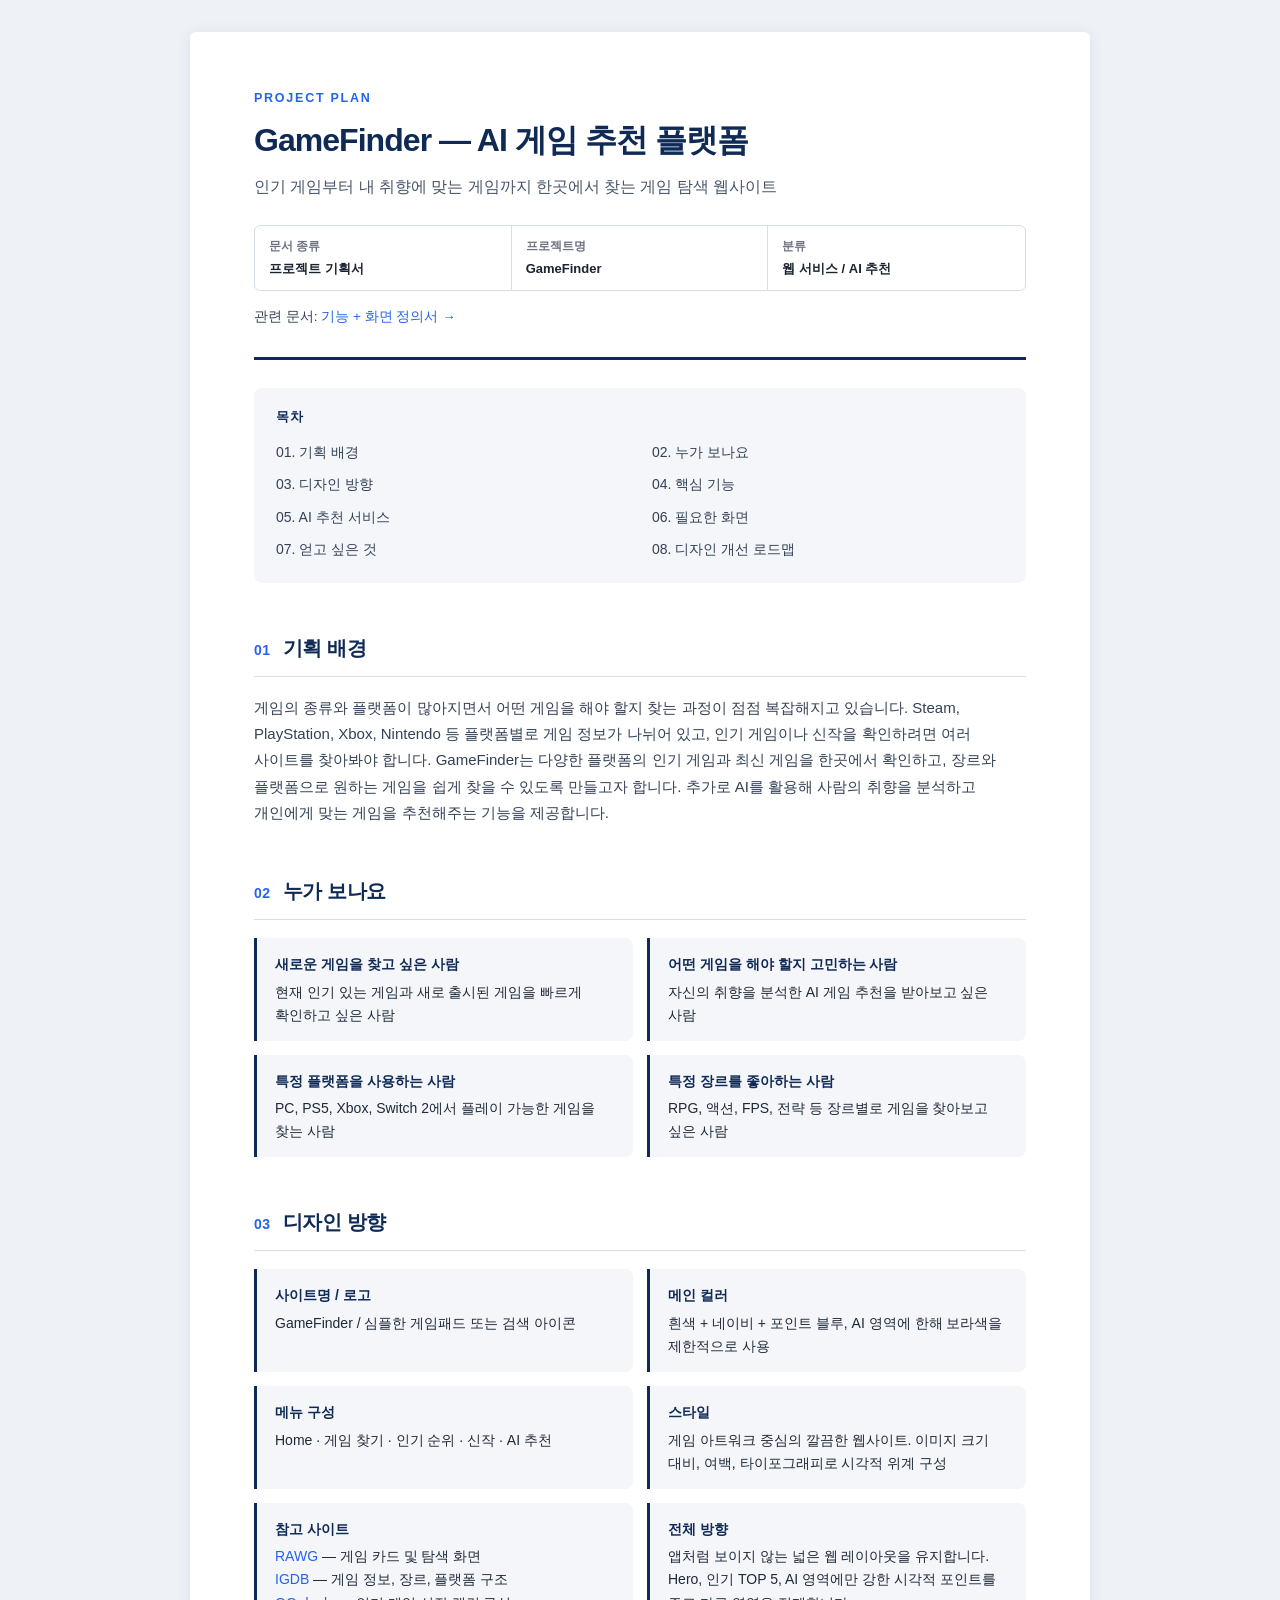
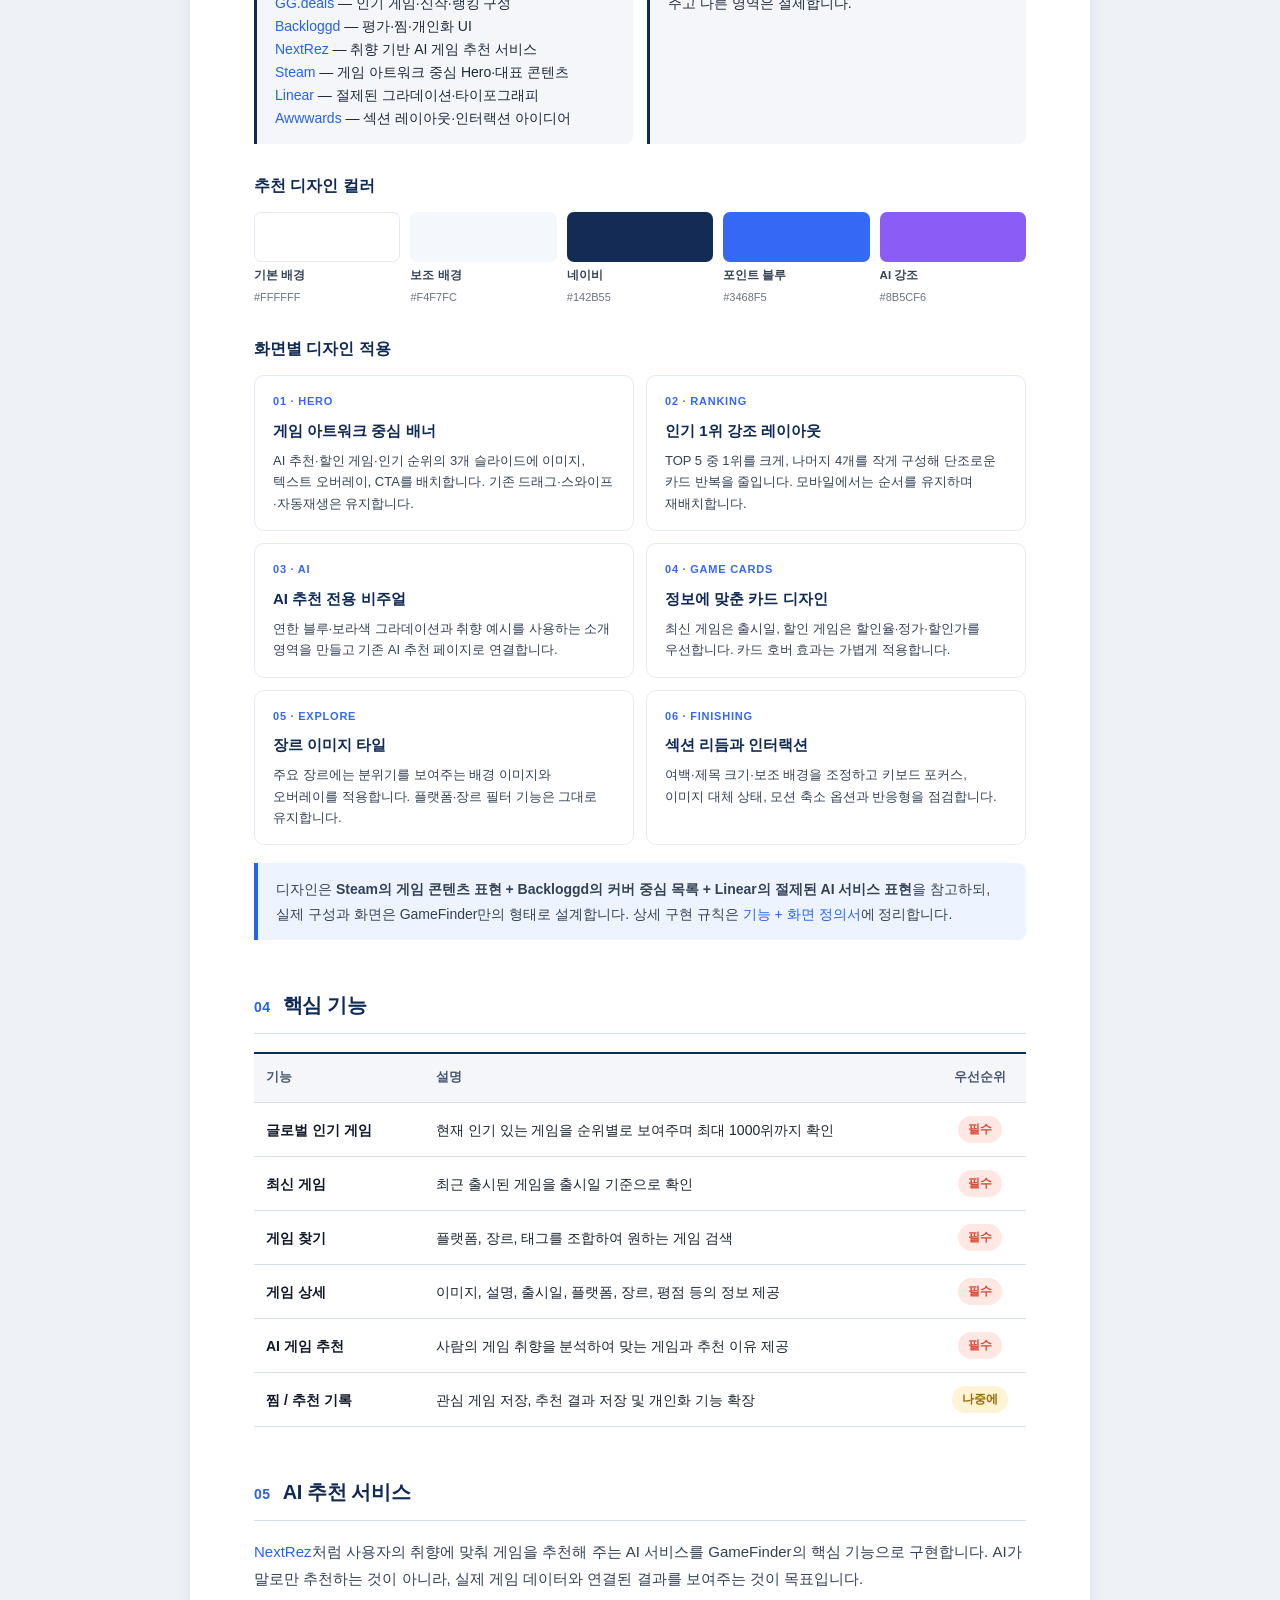
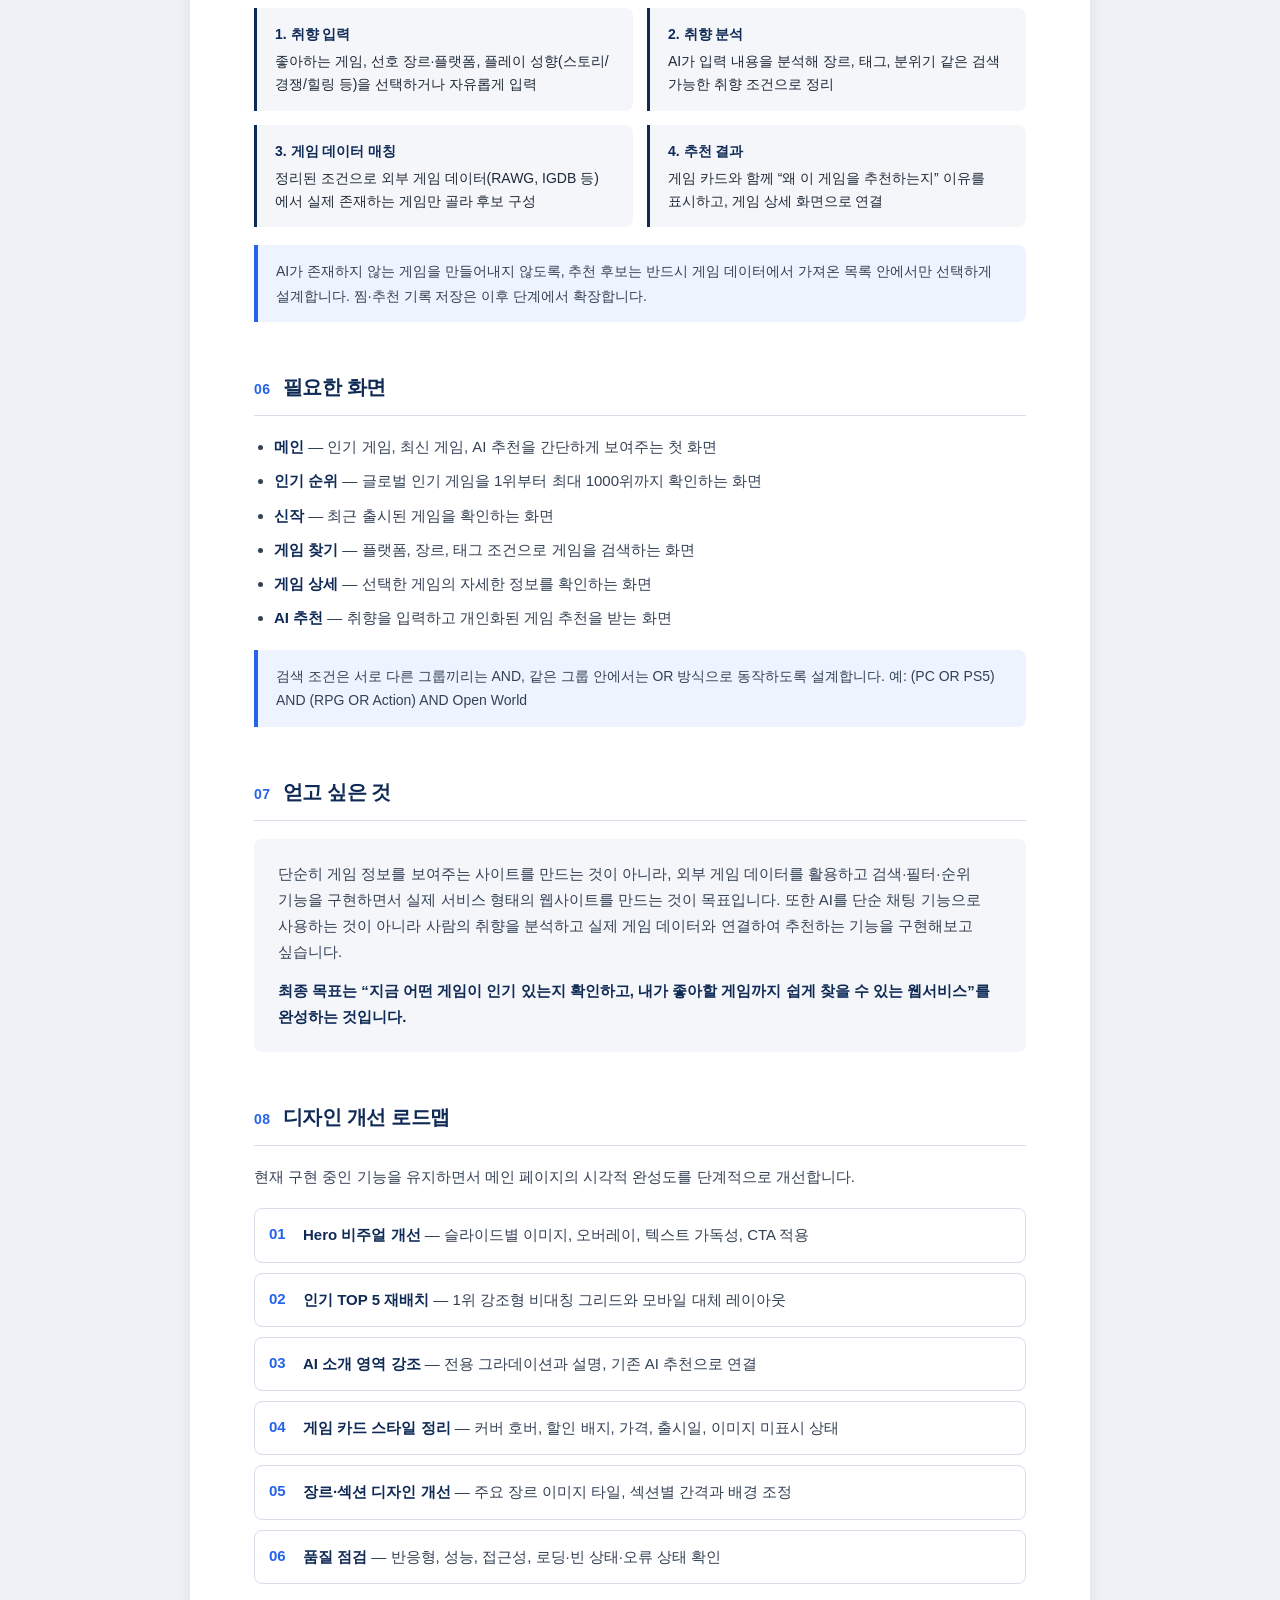
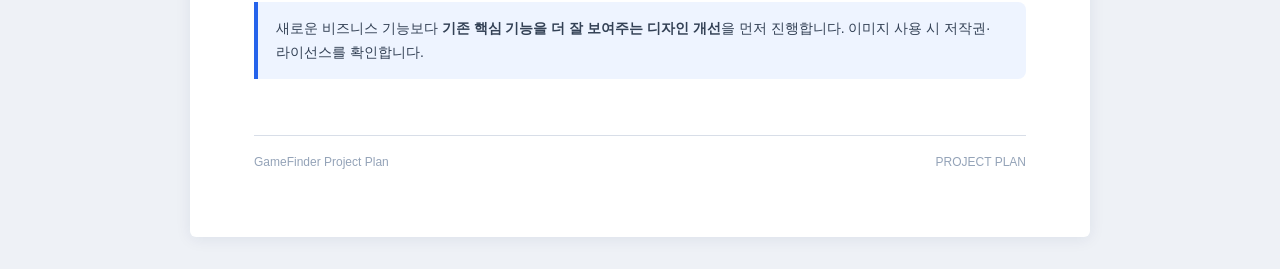
<file: docs/gamefinder-project-plan.html>
<!DOCTYPE html>
<html lang="ko">
<head>
  <meta charset="UTF-8">
  <meta name="viewport" content="width=device-width, initial-scale=1.0">
  <title>GameFinder - Project Plan</title>
  <style>
    :root{
      --navy:#102a56; --text:#1b2430; --muted:#6b7280; --line:#d8dee8;
      --soft:#f4f6fa; --blue:#2563eb; --required-bg:#ffe8e4; --required:#d94632;
      --later-bg:#fff3d6; --later:#9a6a00;
    }
    *{box-sizing:border-box}
    html{scroll-behavior:smooth;scroll-padding-top:24px}
    body{margin:0;background:#eef1f6;color:var(--text);font-family:"Pretendard","Noto Sans KR","Malgun Gothic",-apple-system,BlinkMacSystemFont,"Segoe UI",Arial,sans-serif;line-height:1.75;word-break:keep-all;overflow-wrap:break-word;-webkit-font-smoothing:antialiased}
    .page{width:min(900px,calc(100% - 40px));margin:32px auto;padding:56px 64px 64px;background:#fff;border-radius:6px;box-shadow:0 2px 16px rgba(16,42,86,.08)}
    .cover{padding-bottom:28px;border-bottom:3px solid var(--navy)}
    .eyebrow{color:var(--blue);font-weight:800;letter-spacing:.14em;font-size:12.5px;margin-bottom:10px}
    h1{margin:0;color:var(--navy);font-size:32px;line-height:1.3;letter-spacing:-.03em}
    .subtitle{margin:12px 0 0;color:#475569;font-size:15.5px}
    .docinfo{display:grid;grid-template-columns:repeat(3,1fr);margin:24px 0 0;border:1px solid var(--line);border-radius:6px;overflow:hidden;font-size:13px}
    .docinfo div{padding:10px 14px;border-right:1px solid var(--line)}
    .docinfo div:last-child{border-right:0}
    .docinfo dt{color:var(--muted);font-size:11.5px;font-weight:700;margin-bottom:2px}
    .docinfo dd{margin:0;color:var(--text);font-weight:600}
    .toc{margin:28px 0 0;padding:18px 22px;background:var(--soft);border-radius:8px}
    .toc strong{display:block;margin-bottom:8px;color:var(--navy);font-size:13px;letter-spacing:.06em}
    .toc ol{margin:0;padding:0;list-style:none;display:grid;grid-template-columns:repeat(2,1fr);gap:2px 24px;counter-reset:t}
    .toc li{margin:0;font-size:14px}
    .toc a{color:#334155;display:block;padding:3px 0}
    .toc a:hover{color:var(--blue);text-decoration:none}
    section{margin-top:48px;break-inside:avoid-page}
    h2{display:flex;align-items:baseline;gap:12px;margin:0 0 18px;padding-bottom:10px;font-size:20px;color:var(--navy);letter-spacing:-.02em;border-bottom:1px solid var(--line)}
    h2 .no{color:var(--blue);font-size:14px;font-weight:800;letter-spacing:.04em}
    p{margin:0;color:#334155;font-size:15px}
    .cards{display:grid;grid-template-columns:repeat(2,minmax(0,1fr));gap:14px}
    .card{background:var(--soft);border-left:3px solid var(--navy);border-radius:0 8px 8px 0;padding:14px 18px}
    .card h3{margin:0 0 4px;color:var(--navy);font-size:14px}
    .card p{color:#1f2937;font-size:14px;line-height:1.65}
    a{color:var(--blue);text-decoration:none}
    a:hover{text-decoration:underline}
    table{width:100%;border-collapse:collapse;font-size:14px;border-top:2px solid var(--navy)}
    th,td{text-align:left;padding:13px 12px;border-bottom:1px solid var(--line);vertical-align:middle}
    th{background:var(--soft);color:#475569;font-size:12.5px;font-weight:700}
    td:first-child{width:22%;font-weight:700;color:#111827}
    th:last-child,td:last-child{width:92px;text-align:center}
    .badge{display:inline-block;padding:3px 10px;border-radius:999px;font-size:12px;font-weight:800}
    .required{background:var(--required-bg);color:var(--required)}
    .later{background:var(--later-bg);color:var(--later)}
    ul{margin:0;padding-left:20px}
    li{margin:8px 0;color:#334155;font-size:15px}
    li strong{color:var(--navy)}
    .note{margin-top:18px;padding:14px 18px;background:#eef4ff;border-left:4px solid var(--blue);border-radius:0 8px 8px 0;color:#334155;font-size:14px}
    .goal{background:var(--soft);border-radius:8px;padding:22px 24px}
    .footer{margin-top:56px;padding-top:16px;border-top:1px solid var(--line);color:#94a3b8;font-size:12px;display:flex;justify-content:space-between}
    @media(max-width:700px){
      body{background:#fff}
      .page{width:100%;margin:0;padding:32px 20px 48px;border-radius:0;box-shadow:none}
      h1{font-size:26px}
      .docinfo{grid-template-columns:1fr}
      .docinfo div{border-right:0;border-bottom:1px solid var(--line)}
      .docinfo div:last-child{border-bottom:0}
      .toc ol{grid-template-columns:1fr}
      .cards{grid-template-columns:1fr}
      table{font-size:13px}
      th:nth-child(3),td:nth-child(3){display:none}
      td:first-child{width:34%}
    }
    @media print{
      body{background:#fff}
      .page{width:100%;margin:0;padding:0;box-shadow:none}
      .toc{display:none}
      a{color:inherit}
    }

    .subheading{margin:28px 0 12px;color:var(--navy);font-size:16px}
    .swatches{display:grid;grid-template-columns:repeat(5,minmax(0,1fr));gap:10px}
    .swatches div{min-width:0;display:flex;flex-direction:column;gap:3px}
    .swatches span{height:50px;border-radius:7px}
    .swatches strong{font-size:11.5px;color:#334155}
    .swatches small{font-size:11px;color:var(--muted)}
    .design-grid{display:grid;grid-template-columns:repeat(2,minmax(0,1fr));gap:12px}
    .design-item{border:1px solid #e5eaf2;border-radius:10px;padding:16px 18px;background:#fff}
    .design-num{color:#3468f5;font-size:11px;font-weight:800;letter-spacing:.07em}
    .design-item h3{margin:6px 0;color:var(--navy);font-size:15px}
    .design-item p{font-size:13px;line-height:1.65}
    .roadmap{counter-reset:road;list-style:none;padding:0;margin:0;display:grid;gap:10px}
    .roadmap li{counter-increment:road;position:relative;margin:0;padding:13px 14px 13px 48px;border:1px solid var(--line);border-radius:8px;background:#fff}
    .roadmap li:before{content:counter(road,decimal-leading-zero);position:absolute;top:12px;left:14px;font-weight:800;color:var(--blue)}
    @media(max-width:700px){.swatches{grid-template-columns:repeat(3,minmax(0,1fr))}.design-grid{grid-template-columns:1fr}}
  </style>
</head>
<body>
  <main class="page">
    <div class="cover">
      <div class="eyebrow">PROJECT PLAN</div>
      <h1>GameFinder — AI 게임 추천 플랫폼</h1>
      <div class="subtitle">인기 게임부터 내 취향에 맞는 게임까지 한곳에서 찾는 게임 탐색 웹사이트</div>
      <dl class="docinfo">
        <div><dt>문서 종류</dt><dd>프로젝트 기획서</dd></div>
        <div><dt>프로젝트명</dt><dd>GameFinder</dd></div>
        <div><dt>분류</dt><dd>웹 서비스 / AI 추천</dd></div>
      </dl>
      <p style="margin-top:14px;font-size:13.5px">관련 문서: <a href="plan.md">기능 + 화면 정의서 →</a></p>
    </div>

    <nav class="toc" aria-label="목차">
      <strong>목차</strong>
      <ol>
        <li><a href="#s1">01. 기획 배경</a></li>
        <li><a href="#s2">02. 누가 보나요</a></li>
        <li><a href="#s3">03. 디자인 방향</a></li>
        <li><a href="#s4">04. 핵심 기능</a></li>
        <li><a href="#s5">05. AI 추천 서비스</a></li>
        <li><a href="#s6">06. 필요한 화면</a></li>
        <li><a href="#s7">07. 얻고 싶은 것</a></li>
        <li><a href="#s8">08. 디자인 개선 로드맵</a></li>
      </ol>
    </nav>

    <section id="s1">
      <h2><span class="no">01</span>기획 배경</h2>
      <p>
        게임의 종류와 플랫폼이 많아지면서 어떤 게임을 해야 할지 찾는 과정이 점점 복잡해지고 있습니다.
        Steam, PlayStation, Xbox, Nintendo 등 플랫폼별로 게임 정보가 나뉘어 있고,
        인기 게임이나 신작을 확인하려면 여러 사이트를 찾아봐야 합니다.
        GameFinder는 다양한 플랫폼의 인기 게임과 최신 게임을 한곳에서 확인하고,
        장르와 플랫폼으로 원하는 게임을 쉽게 찾을 수 있도록 만들고자 합니다.
        추가로 AI를 활용해 사람의 취향을 분석하고 개인에게 맞는 게임을 추천해주는 기능을 제공합니다.
      </p>
    </section>

    <section id="s2">
      <h2><span class="no">02</span>누가 보나요</h2>
      <div class="cards">
        <div class="card"><h3>새로운 게임을 찾고 싶은 사람</h3><p>현재 인기 있는 게임과 새로 출시된 게임을 빠르게 확인하고 싶은 사람</p></div>
        <div class="card"><h3>어떤 게임을 해야 할지 고민하는 사람</h3><p>자신의 취향을 분석한 AI 게임 추천을 받아보고 싶은 사람</p></div>
        <div class="card"><h3>특정 플랫폼을 사용하는 사람</h3><p>PC, PS5, Xbox, Switch 2에서 플레이 가능한 게임을 찾는 사람</p></div>
        <div class="card"><h3>특정 장르를 좋아하는 사람</h3><p>RPG, 액션, FPS, 전략 등 장르별로 게임을 찾아보고 싶은 사람</p></div>
      </div>
    </section>

    <section id="s3">
      <h2><span class="no">03</span>디자인 방향</h2>
      <div class="cards">
        <div class="card"><h3>사이트명 / 로고</h3><p>GameFinder / 심플한 게임패드 또는 검색 아이콘</p></div>
        <div class="card"><h3>메인 컬러</h3><p>흰색 + 네이비 + 포인트 블루, AI 영역에 한해 보라색을 제한적으로 사용</p></div>
        <div class="card"><h3>메뉴 구성</h3><p>Home · 게임 찾기 · 인기 순위 · 신작 · AI 추천</p></div>
        <div class="card"><h3>스타일</h3><p>게임 아트워크 중심의 깔끔한 웹사이트. 이미지 크기 대비, 여백, 타이포그래피로 시각적 위계 구성</p></div>
        <div class="card">
          <h3>참고 사이트</h3>
          <p>
            <a href="https://rawg.io/" target="_blank" rel="noopener">RAWG</a> — 게임 카드 및 탐색 화면<br>
            <a href="https://www.igdb.com/" target="_blank" rel="noopener">IGDB</a> — 게임 정보, 장르, 플랫폼 구조<br>
            <a href="https://gg.deals/" target="_blank" rel="noopener">GG.deals</a> — 인기 게임·신작·랭킹 구성<br>
            <a href="https://backloggd.com/" target="_blank" rel="noopener">Backloggd</a> — 평가·찜·개인화 UI<br>
            <a href="https://nextrez.app/" target="_blank" rel="noopener">NextRez</a> — 취향 기반 AI 게임 추천 서비스<br>
            <a href="https://store.steampowered.com/" target="_blank" rel="noopener">Steam</a> — 게임 아트워크 중심 Hero·대표 콘텐츠<br>
            <a href="https://linear.app/" target="_blank" rel="noopener">Linear</a> — 절제된 그라데이션·타이포그래피<br>
            <a href="https://www.awwwards.com/" target="_blank" rel="noopener">Awwwards</a> — 섹션 레이아웃·인터랙션 아이디어
          </p>
        </div>
        <div class="card"><h3>전체 방향</h3><p>앱처럼 보이지 않는 넓은 웹 레이아웃을 유지합니다. Hero, 인기 TOP 5, AI 영역에만 강한 시각적 포인트를 주고 다른 영역은 절제합니다.</p></div>
      </div>
      <h3 class="subheading">추천 디자인 컬러</h3>
      <div class="swatches" aria-label="디자인 컬러 팔레트">
        <div><span style="background:#ffffff;border:1px solid #e5eaf2"></span><strong>기본 배경</strong><small>#FFFFFF</small></div>
        <div><span style="background:#f4f7fc"></span><strong>보조 배경</strong><small>#F4F7FC</small></div>
        <div><span style="background:#142b55"></span><strong>네이비</strong><small>#142B55</small></div>
        <div><span style="background:#3468f5"></span><strong>포인트 블루</strong><small>#3468F5</small></div>
        <div><span style="background:#8b5cf6"></span><strong>AI 강조</strong><small>#8B5CF6</small></div>
      </div>
      <h3 class="subheading">화면별 디자인 적용</h3>
      <div class="design-grid">
        <article class="design-item"><div class="design-num">01 · HERO</div><h3>게임 아트워크 중심 배너</h3><p>AI 추천·할인 게임·인기 순위의 3개 슬라이드에 이미지, 텍스트 오버레이, CTA를 배치합니다. 기존 드래그·스와이프·자동재생은 유지합니다.</p></article>
        <article class="design-item"><div class="design-num">02 · RANKING</div><h3>인기 1위 강조 레이아웃</h3><p>TOP 5 중 1위를 크게, 나머지 4개를 작게 구성해 단조로운 카드 반복을 줄입니다. 모바일에서는 순서를 유지하며 재배치합니다.</p></article>
        <article class="design-item"><div class="design-num">03 · AI</div><h3>AI 추천 전용 비주얼</h3><p>연한 블루·보라색 그라데이션과 취향 예시를 사용하는 소개 영역을 만들고 기존 AI 추천 페이지로 연결합니다.</p></article>
        <article class="design-item"><div class="design-num">04 · GAME CARDS</div><h3>정보에 맞춘 카드 디자인</h3><p>최신 게임은 출시일, 할인 게임은 할인율·정가·할인가를 우선합니다. 카드 호버 효과는 가볍게 적용합니다.</p></article>
        <article class="design-item"><div class="design-num">05 · EXPLORE</div><h3>장르 이미지 타일</h3><p>주요 장르에는 분위기를 보여주는 배경 이미지와 오버레이를 적용합니다. 플랫폼·장르 필터 기능은 그대로 유지합니다.</p></article>
        <article class="design-item"><div class="design-num">06 · FINISHING</div><h3>섹션 리듬과 인터랙션</h3><p>여백·제목 크기·보조 배경을 조정하고 키보드 포커스, 이미지 대체 상태, 모션 축소 옵션과 반응형을 점검합니다.</p></article>
      </div>
      <div class="note">디자인은 <strong>Steam의 게임 콘텐츠 표현 + Backloggd의 커버 중심 목록 + Linear의 절제된 AI 서비스 표현</strong>을 참고하되, 실제 구성과 화면은 GameFinder만의 형태로 설계합니다. 상세 구현 규칙은 <a href="plan.md">기능 + 화면 정의서</a>에 정리합니다.</div>
    </section>

    <section id="s4">
      <h2><span class="no">04</span>핵심 기능</h2>
      <table>
        <thead>
          <tr><th>기능</th><th>설명</th><th>우선순위</th></tr>
        </thead>
        <tbody>
          <tr><td>글로벌 인기 게임</td><td>현재 인기 있는 게임을 순위별로 보여주며 최대 1000위까지 확인</td><td><span class="badge required">필수</span></td></tr>
          <tr><td>최신 게임</td><td>최근 출시된 게임을 출시일 기준으로 확인</td><td><span class="badge required">필수</span></td></tr>
          <tr><td>게임 찾기</td><td>플랫폼, 장르, 태그를 조합하여 원하는 게임 검색</td><td><span class="badge required">필수</span></td></tr>
          <tr><td>게임 상세</td><td>이미지, 설명, 출시일, 플랫폼, 장르, 평점 등의 정보 제공</td><td><span class="badge required">필수</span></td></tr>
          <tr><td>AI 게임 추천</td><td>사람의 게임 취향을 분석하여 맞는 게임과 추천 이유 제공</td><td><span class="badge required">필수</span></td></tr>
          <tr><td>찜 / 추천 기록</td><td>관심 게임 저장, 추천 결과 저장 및 개인화 기능 확장</td><td><span class="badge later">나중에</span></td></tr>
        </tbody>
      </table>
    </section>

    <section id="s5">
      <h2><span class="no">05</span>AI 추천 서비스</h2>
      <p>
        <a href="https://nextrez.app/" target="_blank" rel="noopener">NextRez</a>처럼 사용자의 취향에 맞춰 게임을 추천해 주는 AI 서비스를 GameFinder의 핵심 기능으로 구현합니다.
        AI가 말로만 추천하는 것이 아니라, 실제 게임 데이터와 연결된 결과를 보여주는 것이 목표입니다.
      </p>
      <div class="cards" style="margin-top:16px">
        <div class="card"><h3>1. 취향 입력</h3><p>좋아하는 게임, 선호 장르·플랫폼, 플레이 성향(스토리/경쟁/힐링 등)을 선택하거나 자유롭게 입력</p></div>
        <div class="card"><h3>2. 취향 분석</h3><p>AI가 입력 내용을 분석해 장르, 태그, 분위기 같은 검색 가능한 취향 조건으로 정리</p></div>
        <div class="card"><h3>3. 게임 데이터 매칭</h3><p>정리된 조건으로 외부 게임 데이터(RAWG, IGDB 등)에서 실제 존재하는 게임만 골라 후보 구성</p></div>
        <div class="card"><h3>4. 추천 결과</h3><p>게임 카드와 함께 “왜 이 게임을 추천하는지” 이유를 표시하고, 게임 상세 화면으로 연결</p></div>
      </div>
      <div class="note">
        AI가 존재하지 않는 게임을 만들어내지 않도록, 추천 후보는 반드시 게임 데이터에서 가져온 목록 안에서만 선택하게 설계합니다.
        찜·추천 기록 저장은 이후 단계에서 확장합니다.
      </div>
    </section>

    <section id="s6">
      <h2><span class="no">06</span>필요한 화면</h2>
      <ul>
        <li><strong>메인</strong> — 인기 게임, 최신 게임, AI 추천을 간단하게 보여주는 첫 화면</li>
        <li><strong>인기 순위</strong> — 글로벌 인기 게임을 1위부터 최대 1000위까지 확인하는 화면</li>
        <li><strong>신작</strong> — 최근 출시된 게임을 확인하는 화면</li>
        <li><strong>게임 찾기</strong> — 플랫폼, 장르, 태그 조건으로 게임을 검색하는 화면</li>
        <li><strong>게임 상세</strong> — 선택한 게임의 자세한 정보를 확인하는 화면</li>
        <li><strong>AI 추천</strong> — 취향을 입력하고 개인화된 게임 추천을 받는 화면</li>
      </ul>
      <div class="note">
        검색 조건은 서로 다른 그룹끼리는 AND, 같은 그룹 안에서는 OR 방식으로 동작하도록 설계합니다.
        예: (PC OR PS5) AND (RPG OR Action) AND Open World
      </div>
    </section>

    <section id="s7">
      <h2><span class="no">07</span>얻고 싶은 것</h2>
      <div class="goal">
        <p>
          단순히 게임 정보를 보여주는 사이트를 만드는 것이 아니라,
          외부 게임 데이터를 활용하고 검색·필터·순위 기능을 구현하면서 실제 서비스 형태의 웹사이트를 만드는 것이 목표입니다.
          또한 AI를 단순 채팅 기능으로 사용하는 것이 아니라 사람의 취향을 분석하고 실제 게임 데이터와 연결하여 추천하는 기능을 구현해보고 싶습니다.
        </p>
        <p style="margin-top:12px;font-weight:800;color:#102a56">
          최종 목표는 “지금 어떤 게임이 인기 있는지 확인하고, 내가 좋아할 게임까지 쉽게 찾을 수 있는 웹서비스”를 완성하는 것입니다.
        </p>
      </div>
    </section>


    <section id="s8">
      <h2><span class="no">08</span>디자인 개선 로드맵</h2>
      <p style="margin-bottom:18px">현재 구현 중인 기능을 유지하면서 메인 페이지의 시각적 완성도를 단계적으로 개선합니다.</p>
      <ol class="roadmap">
        <li><strong>Hero 비주얼 개선</strong> — 슬라이드별 이미지, 오버레이, 텍스트 가독성, CTA 적용</li>
        <li><strong>인기 TOP 5 재배치</strong> — 1위 강조형 비대칭 그리드와 모바일 대체 레이아웃</li>
        <li><strong>AI 소개 영역 강조</strong> — 전용 그라데이션과 설명, 기존 AI 추천으로 연결</li>
        <li><strong>게임 카드 스타일 정리</strong> — 커버 호버, 할인 배지, 가격, 출시일, 이미지 미표시 상태</li>
        <li><strong>장르·섹션 디자인 개선</strong> — 주요 장르 이미지 타일, 섹션별 간격과 배경 조정</li>
        <li><strong>품질 점검</strong> — 반응형, 성능, 접근성, 로딩·빈 상태·오류 상태 확인</li>
      </ol>
      <div class="note">새로운 비즈니스 기능보다 <strong>기존 핵심 기능을 더 잘 보여주는 디자인 개선</strong>을 먼저 진행합니다. 이미지 사용 시 저작권·라이선스를 확인합니다.</div>
    </section>

    <div class="footer"><span>GameFinder Project Plan</span><span>PROJECT PLAN</span></div>
  </main>
</body>
</html>
</file>
